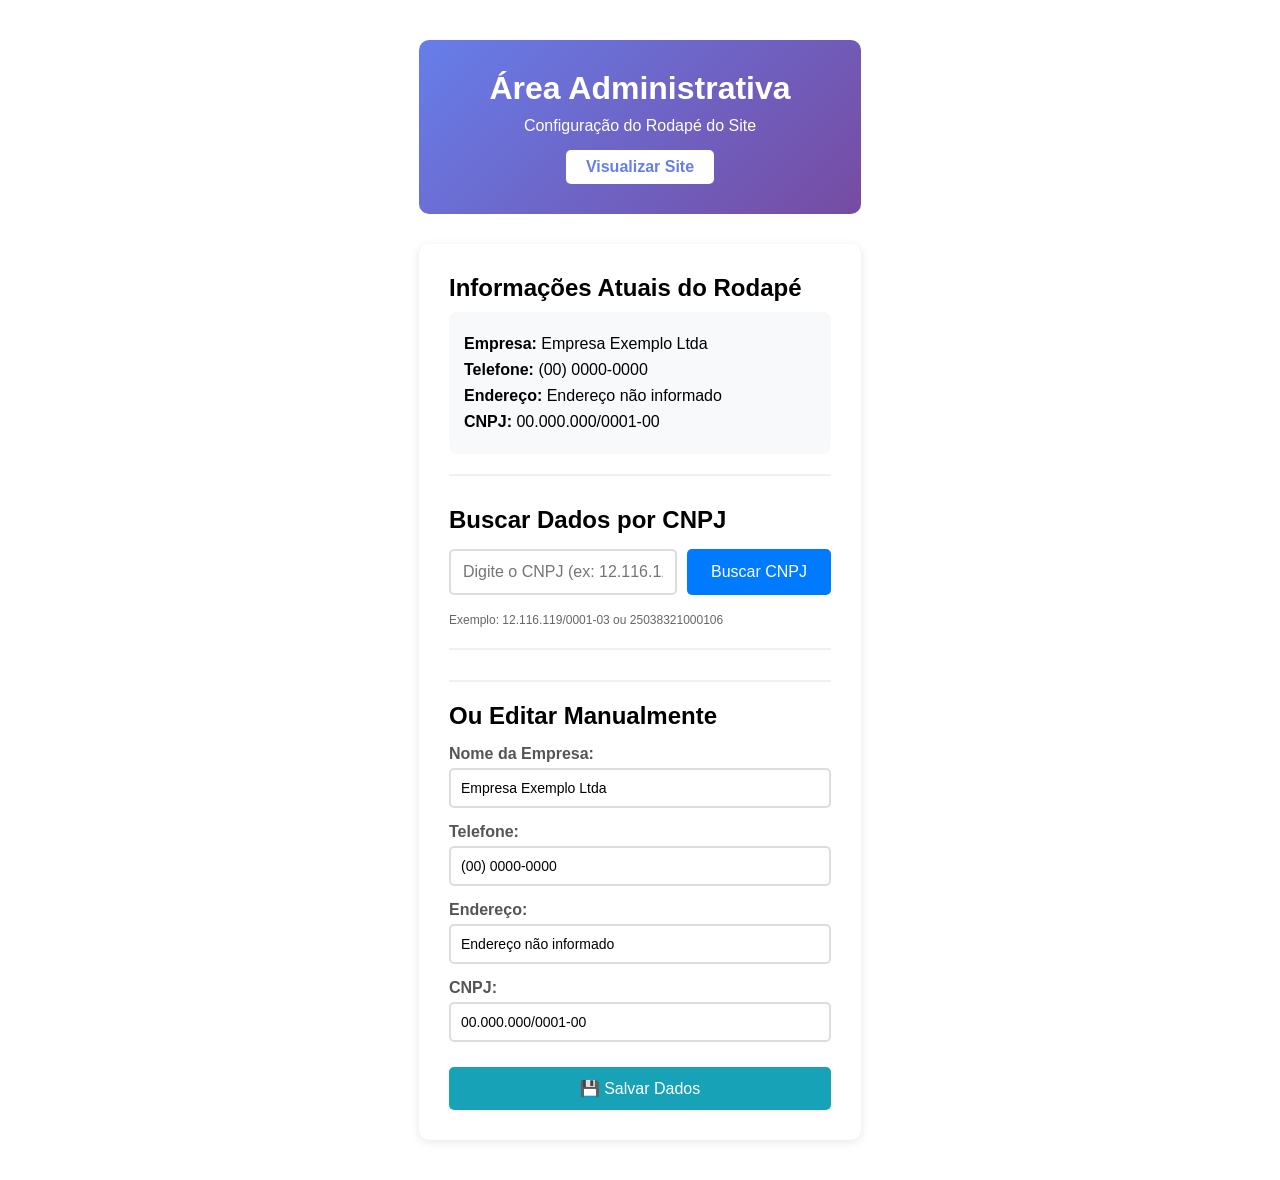
<file: admin/admin.html>
<!DOCTYPE html>
<html lang="pt-br">
<head>
    <meta charset="UTF-8">
    <meta name="viewport" content="width=device-width, initial-scale=1.0">
    <title>Admin - Configurar Rodapé</title>
    <link rel="stylesheet" href="style.css">
</head>
<body>
    <div class="admin-container">
        <div class="admin-header">
            <h1>Área Administrativa</h1>
            <p>Configuração do Rodapé do Site</p>
            <a href="index.html" target="_blank" class="view-site-btn">Visualizar Site</a>
        </div>

        <div class="admin-content">
            <!-- Informações Atuais -->
            <div class="current-info">
                <h2>Informações Atuais do Rodapé</h2>
                <div id="currentFooterInfo" class="info-box">
                    <p><strong>Empresa:</strong> <span id="currentName">-</span></p>
                    <p><strong>Telefone:</strong> <span id="currentPhone">-</span></p>
                    <p><strong>Endereço:</strong> <span id="currentAddress">-</span></p>
                    <p><strong>CNPJ:</strong> <span id="currentCnpj">-</span></p>
                </div>
            </div>

            <!-- Busca por CNPJ -->
            <div class="search-section">
                <h2>Buscar Dados por CNPJ</h2>
                <div class="search-group">
                    <input type="text" id="cnpjInput" placeholder="Digite o CNPJ (ex: 12.116.119/0001-03)" maxlength="18">
                    <button id="btnSearchCnpj" class="search-btn">Buscar CNPJ</button>
                </div>
                <small>Exemplo: 12.116.119/0001-03 ou 25038321000106</small>
            </div>

            <!-- Resultado da Busca -->
            <div id="searchResult" class="search-result" style="display: none;">
                <h3>Dados Encontrados:</h3>
                <div class="result-content">
                    <div class="result-field">
                        <label>Nome/Empresa:</label>
                        <span id="resultCompanyName"></span>
                    </div>
                    <div class="result-field">
                        <label>Telefone:</label>
                        <span id="resultPhone"></span>
                    </div>
                    <div class="result-field">
                        <label>Endereço:</label>
                        <span id="resultAddress"></span>
                    </div>
                    <div class="result-field">
                        <label>CNPJ:</label>
                        <span id="resultCnpj"></span>
                    </div>
                </div>
                <div class="result-actions">
                    <button id="btnConfirmFooter" class="confirm-btn">✅ Atualizar Rodapé</button>
                    <button id="btnClear" class="clear-btn">🗑️ Limpar</button>
                </div>
            </div>

            <!-- Loading -->
            <div id="loading" class="loading" style="display: none;">
                <div class="spinner"></div>
                <p>Buscando informações do CNPJ...</p>
            </div>

            <!-- Mensagens -->
            <div id="errorMessage" class="error-message" style="display: none;"></div>
            <div id="successMessage" class="success-message" style="display: none;"></div>

            <!-- Edição Manual -->
            <div class="manual-edit">
                <h2>Ou Editar Manualmente</h2>
                <div class="form-group">
                    <label>Nome da Empresa:</label>
                    <input type="text" id="manualName" placeholder="Nome da empresa">
                </div>
                <div class="form-group">
                    <label>Telefone:</label>
                    <input type="text" id="manualPhone" placeholder="(00) 0000-0000">
                </div>
                <div class="form-group">
                    <label>Endereço:</label>
                    <input type="text" id="manualAddress" placeholder="Endereço completo">
                </div>
                <div class="form-group">
                    <label>CNPJ:</label>
                    <input type="text" id="manualCnpj" placeholder="00.000.000/0001-00" maxlength="18">
                </div>
                <button id="btnManualUpdate" class="manual-update-btn">💾 Salvar Dados</button>
            </div>
        </div>
    </div>

    <script src="script.js"></script>
</body>
</html>
</file>
<file: admin/style.css>
* {
    margin: 0;
    padding: 0;
    box-sizing: border-box;
}

body {
    font-family: 'Segoe UI', Tahoma, Geneva, Verdana, sans-serif;
    min-height: 100vh;
    display: flex;
    flex-direction: column;
}

/* Estilos da Página Pública (index.html) */
main {
    flex: 1;
    padding: 40px 20px;
    text-align: center;
    background: linear-gradient(135deg, #667eea 0%, #764ba2 100%);
    color: white;
}

main h1 {
    font-size: 2.5em;
    margin-bottom: 20px;
}

main p {
    font-size: 1.2em;
    margin-bottom: 10px;
}

/* Estilos do Rodapé */
footer {
    background-color: #1a1a2e;
    color: #eee;
    padding: 30px 0 20px;
    margin-top: auto;
}

.footer-content {
    max-width: 1200px;
    margin: 0 auto;
    padding: 0 20px;
}

.footer-info {
    text-align: center;
    margin-bottom: 20px;
}

.footer-info p {
    margin: 8px 0;
    line-height: 1.5;
}

.footer-copyright {
    text-align: center;
    padding-top: 20px;
    border-top: 1px solid #444;
    font-size: 0.9em;
    color: #888;
}

/* ==================== */
/* Estilos da Página Admin */
/* ==================== */
.admin-container {
    max-width: 900px;
    margin: 40px auto;
    padding: 0 20px;
}

.admin-header {
    background: linear-gradient(135deg, #667eea 0%, #764ba2 100%);
    color: white;
    padding: 30px;
    border-radius: 10px;
    margin-bottom: 30px;
    text-align: center;
}

.admin-header h1 {
    margin-bottom: 10px;
}

.view-site-btn {
    display: inline-block;
    margin-top: 15px;
    padding: 8px 20px;
    background-color: white;
    color: #667eea;
    text-decoration: none;
    border-radius: 5px;
    font-weight: bold;
    transition: transform 0.2s;
}

.view-site-btn:hover {
    transform: translateY(-2px);
}

.admin-content {
    background-color: white;
    border-radius: 10px;
    box-shadow: 0 2px 10px rgba(0,0,0,0.1);
    padding: 30px;
}

.current-info {
    margin-bottom: 30px;
    padding-bottom: 20px;
    border-bottom: 2px solid #f0f0f0;
}

.info-box {
    background-color: #f8f9fa;
    padding: 15px;
    border-radius: 8px;
    margin-top: 10px;
}

.info-box p {
    margin: 8px 0;
}

.search-section {
    margin-bottom: 30px;
    padding-bottom: 20px;
    border-bottom: 2px solid #f0f0f0;
}

.search-group {
    display: flex;
    gap: 10px;
    margin: 15px 0;
}

.search-group input {
    flex: 1;
    padding: 12px;
    border: 2px solid #ddd;
    border-radius: 5px;
    font-size: 16px;
}

.search-btn, .confirm-btn, .manual-update-btn {
    padding: 12px 24px;
    background-color: #007bff;
    color: white;
    border: none;
    border-radius: 5px;
    cursor: pointer;
    font-size: 16px;
    transition: background-color 0.3s;
}

.search-btn:hover, .confirm-btn:hover {
    background-color: #0056b3;
}

.search-result {
    background-color: #f8f9fa;
    padding: 20px;
    border-radius: 8px;
    margin: 20px 0;
    border-left: 4px solid #007bff;
}

.result-content {
    margin: 15px 0;
}

.result-field {
    margin: 10px 0;
    padding: 8px;
    background-color: white;
    border-radius: 5px;
}

.result-field label {
    font-weight: bold;
    display: inline-block;
    width: 120px;
    color: #555;
}

.result-actions {
    display: flex;
    gap: 10px;
    margin-top: 20px;
}

.confirm-btn {
    background-color: #28a745;
}

.confirm-btn:hover {
    background-color: #218838;
}

.clear-btn {
    padding: 12px 24px;
    background-color: #6c757d;
    color: white;
    border: none;
    border-radius: 5px;
    cursor: pointer;
}

.clear-btn:hover {
    background-color: #5a6268;
}

.manual-edit {
    margin-top: 30px;
    padding-top: 20px;
    border-top: 2px solid #f0f0f0;
}

.form-group {
    margin: 15px 0;
}

.form-group label {
    display: block;
    margin-bottom: 5px;
    font-weight: bold;
    color: #555;
}

.form-group input {
    width: 100%;
    padding: 10px;
    border: 2px solid #ddd;
    border-radius: 5px;
    font-size: 14px;
}

.manual-update-btn {
    background-color: #17a2b8;
    width: 100%;
    margin-top: 10px;
}

.manual-update-btn:hover {
    background-color: #138496;
}

.loading {
    text-align: center;
    padding: 20px;
}

.spinner {
    border: 3px solid #f3f3f3;
    border-top: 3px solid #007bff;
    border-radius: 50%;
    width: 40px;
    height: 40px;
    animation: spin 1s linear infinite;
    margin: 0 auto 10px;
}

@keyframes spin {
    0% { transform: rotate(0deg); }
    100% { transform: rotate(360deg); }
}

.error-message {
    background-color: #f8d7da;
    color: #721c24;
    padding: 12px;
    border-radius: 5px;
    margin: 10px 0;
    border-left: 4px solid #f5c6cb;
}

.success-message {
    background-color: #d4edda;
    color: #155724;
    padding: 12px;
    border-radius: 5px;
    margin: 10px 0;
    border-left: 4px solid #c3e6cb;
}

small {
    color: #666;
    font-size: 12px;
}
</file>
